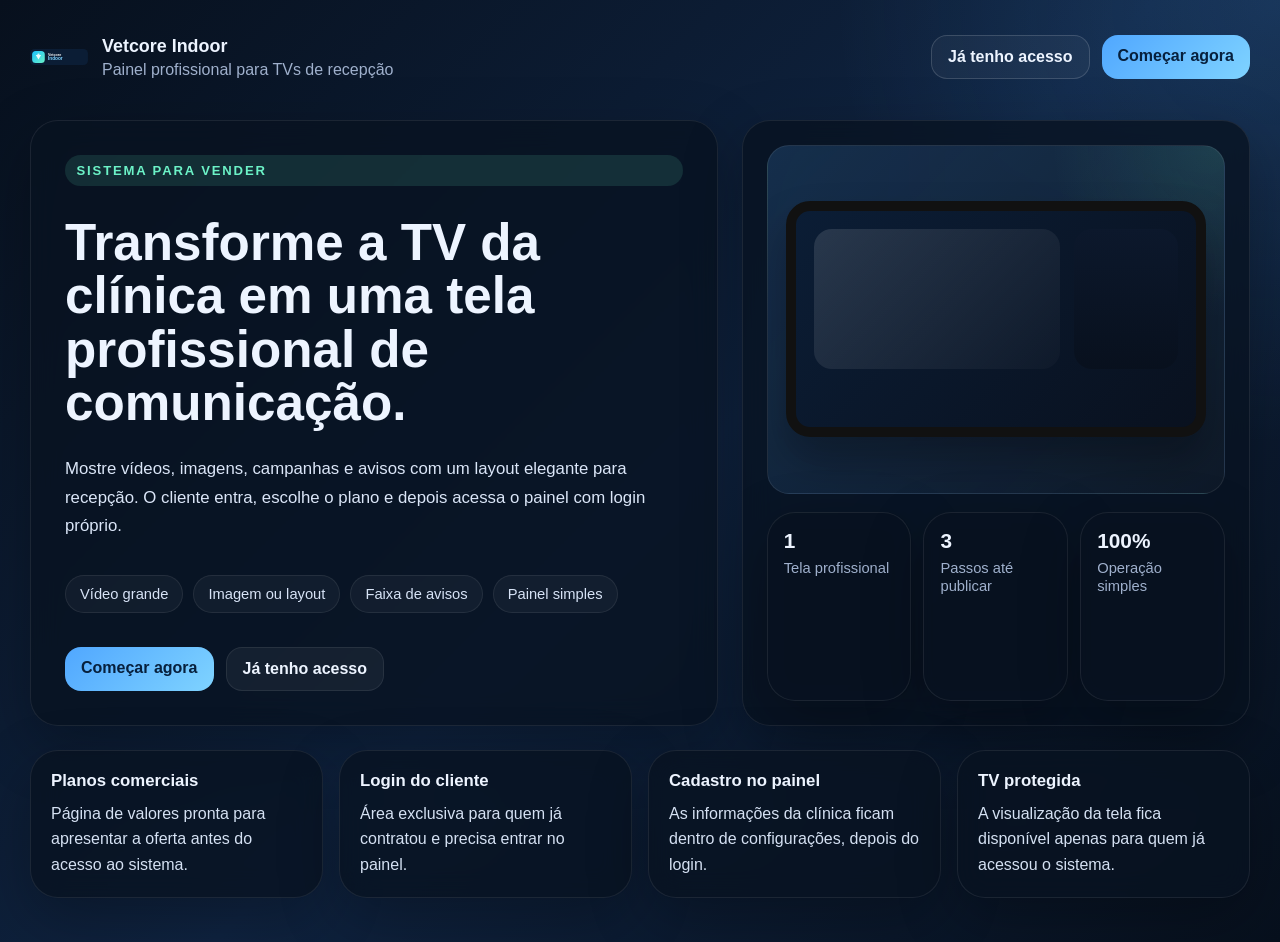
<file: index.html>
<!DOCTYPE html>
<html lang="pt-BR">
<head>
  <meta charset="UTF-8" />
  <meta name="viewport" content="width=device-width, initial-scale=1.0" />
  <title>Vetcore Indoor • Painel para recepção</title>
  <link rel="stylesheet" href="styles.css" />
</head>
<body class="marketing-body">
  <main class="marketing-shell">
    <nav class="marketing-nav">
      <div class="marketing-brand">
        <img src="assets/vetcore-indoor-logo.svg" alt="Vetcore Indoor" class="marketing-logo">
        <div>
          <h1>Vetcore Indoor</h1>
          <p>Painel profissional para TVs de recepção</p>
        </div>
      </div>

      <div class="nav-actions">
        <a class="outline-btn" href="login.html">Já tenho acesso</a>
        <a class="light-btn" href="planos.html">Começar agora</a>
      </div>
    </nav>

    <section class="hero-grid">
      <article class="hero-card">
        <div class="hero-kicker">Sistema para vender</div>
        <h2>Transforme a TV da clínica em uma tela profissional de comunicação.</h2>
        <p>
          Mostre vídeos, imagens, campanhas e avisos com um layout elegante para recepção.
          O cliente entra, escolhe o plano e depois acessa o painel com login próprio.
        </p>

        <div class="hero-pills">
          <span>Vídeo grande</span>
          <span>Imagem ou layout</span>
          <span>Faixa de avisos</span>
          <span>Painel simples</span>
        </div>

        <div class="hero-actions">
          <a class="light-btn" href="planos.html">Começar agora</a>
          <a class="dark-btn" href="login.html">Já tenho acesso</a>
        </div>
      </article>

      <aside class="pitch-card">
        <div class="pitch-visual">
          <div class="pitch-screen"></div>
        </div>

        <div class="pitch-stats">
          <div class="info-mini-card">
            <strong>1</strong>
            <span>Tela profissional</span>
          </div>
          <div class="info-mini-card">
            <strong>3</strong>
            <span>Passos até publicar</span>
          </div>
          <div class="info-mini-card">
            <strong>100%</strong>
            <span>Operação simples</span>
          </div>
        </div>
      </aside>
    </section>

    <section class="feature-grid">
      <article class="feature-card">
        <h3>Planos comerciais</h3>
        <p>Página de valores pronta para apresentar a oferta antes do acesso ao sistema.</p>
      </article>

      <article class="feature-card">
        <h3>Login do cliente</h3>
        <p>Área exclusiva para quem já contratou e precisa entrar no painel.</p>
      </article>

      <article class="feature-card">
        <h3>Cadastro no painel</h3>
        <p>As informações da clínica ficam dentro de configurações, depois do login.</p>
      </article>

      <article class="feature-card">
        <h3>TV protegida</h3>
        <p>A visualização da tela fica disponível apenas para quem já acessou o sistema.</p>
      </article>
    </section>
  </main>
</body>
</html>
</file>
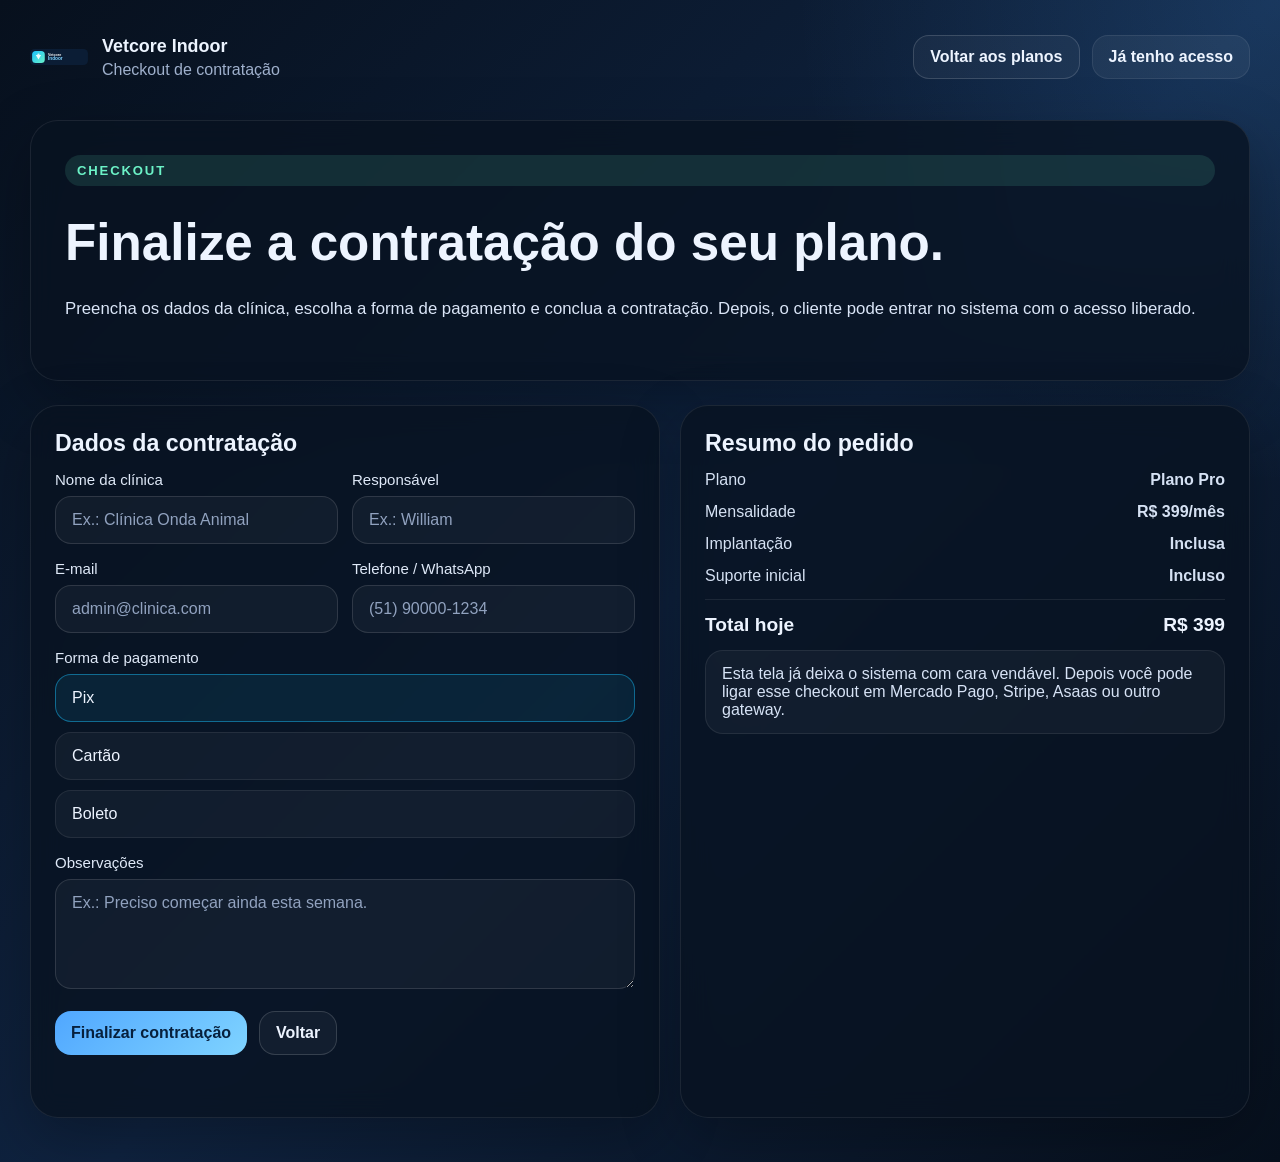
<file: checkout.html>
<!DOCTYPE html>
<html lang="pt-BR">
<head>
  <meta charset="UTF-8" />
  <meta name="viewport" content="width=device-width, initial-scale=1.0" />
  <title>Checkout • Vetcore Indoor</title>
  <link rel="stylesheet" href="styles.css" />
</head>
<body class="marketing-body">
  <main class="marketing-shell">
    <nav class="marketing-nav">
      <div class="marketing-brand">
        <img src="assets/vetcore-indoor-logo.svg" alt="Vetcore Indoor" class="marketing-logo">
        <div>
          <h1>Vetcore Indoor</h1>
          <p>Checkout de contratação</p>
        </div>
      </div>

      <div class="nav-actions">
        <a class="outline-btn" href="planos.html">Voltar aos planos</a>
        <a class="dark-btn" href="login.html">Já tenho acesso</a>
      </div>
    </nav>

    <section class="hero-card" style="margin-bottom:24px;">
      <div class="hero-kicker">Checkout</div>
      <h2>Finalize a contratação do seu plano.</h2>
      <p>
        Preencha os dados da clínica, escolha a forma de pagamento e conclua a contratação.
        Depois, o cliente pode entrar no sistema com o acesso liberado.
      </p>
    </section>

    <section id="checkoutWrap" class="checkout-grid">
      <article class="checkout-card">
        <h3>Dados da contratação</h3>
        <form id="checkoutForm" class="checkout-form">
          <div class="checkout-grid-2">
            <label>
              <span>Nome da clínica</span>
              <input type="text" id="clinicName" placeholder="Ex.: Clínica Onda Animal" required />
            </label>

            <label>
              <span>Responsável</span>
              <input type="text" id="ownerName" placeholder="Ex.: William" required />
            </label>
          </div>

          <div class="checkout-grid-2">
            <label>
              <span>E-mail</span>
              <input type="email" id="email" placeholder="admin@clinica.com" required />
            </label>

            <label>
              <span>Telefone / WhatsApp</span>
              <input type="text" id="phone" placeholder="(51) 90000-1234" required />
            </label>
          </div>

          <label>
            <span>Forma de pagamento</span>
            <div class="payment-options" id="paymentOptions">
              <div class="payment-option active" data-value="pix">Pix</div>
              <div class="payment-option" data-value="cartao">Cartão</div>
              <div class="payment-option" data-value="boleto">Boleto</div>
            </div>
            <input type="hidden" id="paymentMethod" value="pix" />
          </label>

          <label>
            <span>Observações</span>
            <textarea id="notes" rows="4" placeholder="Ex.: Preciso começar ainda esta semana."></textarea>
          </label>

          <div class="auth-actions">
            <button type="submit" class="light-btn">Finalizar contratação</button>
            <a class="outline-btn" href="planos.html">Voltar</a>
          </div>

          <div id="checkoutStatus" class="auth-status" aria-live="polite"></div>
        </form>
      </article>

      <aside class="checkout-card">
        <h3>Resumo do pedido</h3>
        <div class="order-box">
          <div class="order-row">
            <span>Plano</span>
            <strong id="summaryPlanName">Plano Pro</strong>
          </div>
          <div class="order-row">
            <span>Mensalidade</span>
            <strong id="summaryPlanPrice">R$ 399/mês</strong>
          </div>
          <div class="order-row">
            <span>Implantação</span>
            <strong>Inclusa</strong>
          </div>
          <div class="order-row">
            <span>Suporte inicial</span>
            <strong>Incluso</strong>
          </div>
          <div class="order-total">
            <span>Total hoje</span>
            <strong id="summaryTotal">R$ 399</strong>
          </div>

          <div class="demo-box">
            Esta tela já deixa o sistema com cara vendável. Depois você pode ligar esse checkout em Mercado Pago, Stripe, Asaas ou outro gateway.
          </div>
        </div>
      </aside>
    </section>

    <section id="successPanel" class="checkout-card success-panel">
      <div class="success-icon">✓</div>
      <h3>Contratação registrada com sucesso</h3>
      <p id="successText">
        Recebemos seu pedido. Agora você pode seguir para o login e entrar no painel.
      </p>
      <div class="auth-actions" style="justify-content:center;">
        <a class="light-btn" href="login.html">Ir para o login</a>
        <a class="outline-btn" href="index.html">Voltar ao início</a>
      </div>
    </section>
  </main>

  <script src="auth.js"></script>
  <script>
    const plans = {
      start: { name: 'Plano Start', priceLabel: 'R$ 299/mês', total: 'R$ 299' },
      pro: { name: 'Plano Pro', priceLabel: 'R$ 399/mês', total: 'R$ 399' },
      multi: { name: 'Plano Multi', priceLabel: 'Sob consulta', total: 'Sob consulta' }
    };

    const params = new URLSearchParams(window.location.search);
    const selected = params.get('plan') || 'pro';
    const plan = plans[selected] || plans.pro;

    document.getElementById('summaryPlanName').textContent = plan.name;
    document.getElementById('summaryPlanPrice').textContent = plan.priceLabel;
    document.getElementById('summaryTotal').textContent = plan.total;

    const paymentOptions = document.querySelectorAll('.payment-option');
    const paymentMethod = document.getElementById('paymentMethod');

    paymentOptions.forEach(option => {
      option.addEventListener('click', () => {
        paymentOptions.forEach(item => item.classList.remove('active'));
        option.classList.add('active');
        paymentMethod.value = option.dataset.value;
      });
    });

    const checkoutForm = document.getElementById('checkoutForm');
    const checkoutStatus = document.getElementById('checkoutStatus');
    const successPanel = document.getElementById('successPanel');
    const checkoutWrap = document.getElementById('checkoutWrap');
    const successText = document.getElementById('successText');

    checkoutForm.addEventListener('submit', (e) => {
      e.preventDefault();

      const payload = {
        plan: selected,
        planName: plan.name,
        clinicName: document.getElementById('clinicName').value.trim(),
        ownerName: document.getElementById('ownerName').value.trim(),
        email: document.getElementById('email').value.trim(),
        phone: document.getElementById('phone').value.trim(),
        paymentMethod: paymentMethod.value,
        notes: document.getElementById('notes').value.trim()
      };

      localStorage.setItem('vetcoreIndoorCheckoutLead', JSON.stringify(payload));
      if (window.TVReceptionAuth?.register) {
        window.TVReceptionAuth.register({
          clinicName: payload.clinicName,
          ownerName: payload.ownerName,
          email: payload.email,
          phone: payload.phone,
          password: '123456'
        });
      }

      checkoutStatus.textContent = 'Contratação registrada. Preparando seu acesso...';
      checkoutStatus.className = 'auth-status success';

      successText.textContent = 'Plano ' + plan.name + ' registrado para ' + payload.clinicName + '. O acesso inicial já pode ser feito no login.';
      checkoutWrap.style.display = 'none';
      successPanel.classList.add('show');
    });
  </script>
</body>
</html>
</file>
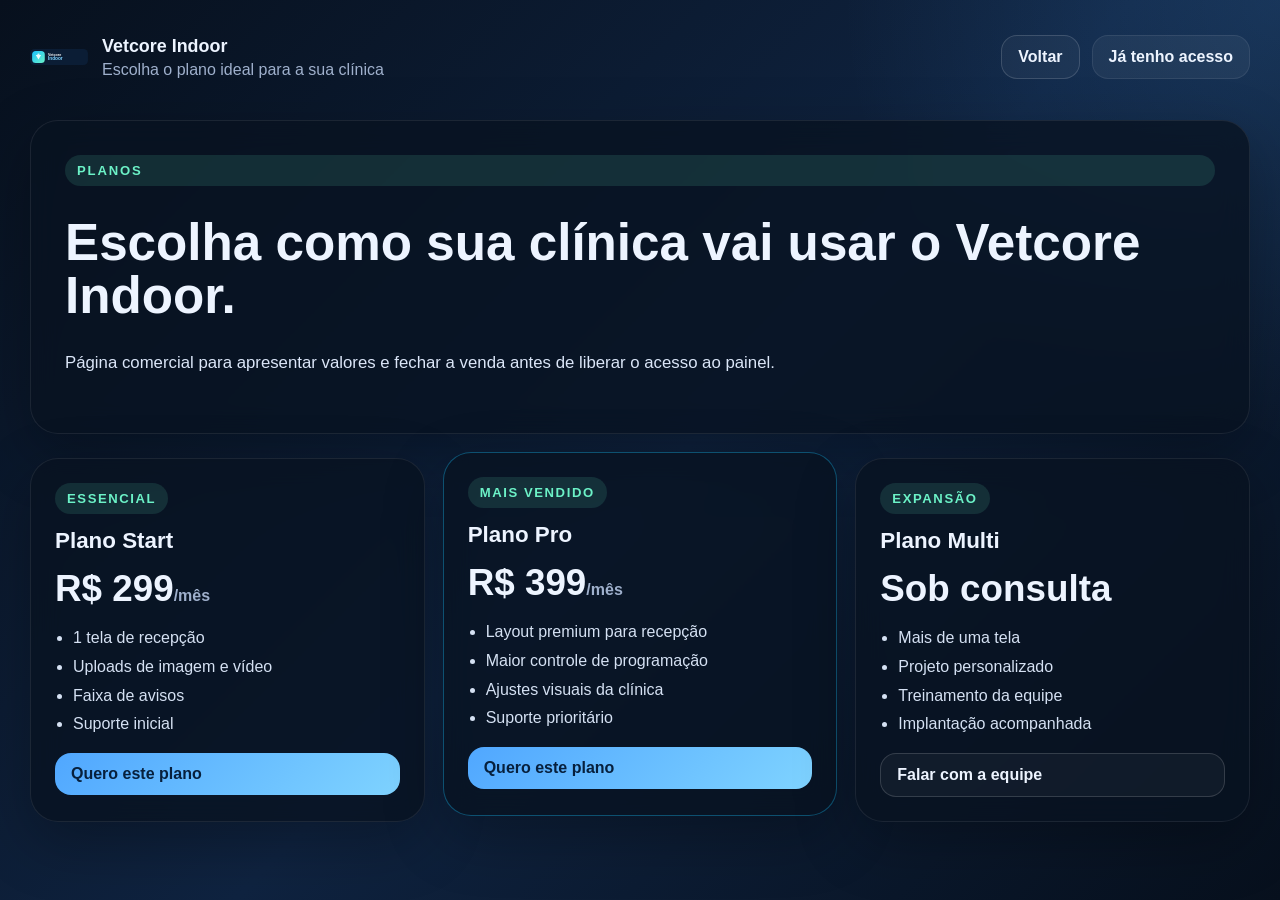
<file: planos.html>
<!DOCTYPE html>
<html lang="pt-BR">
<head>
  <meta charset="UTF-8" />
  <meta name="viewport" content="width=device-width, initial-scale=1.0" />
  <title>Planos • Vetcore Indoor</title>
  <link rel="stylesheet" href="styles.css" />
</head>
<body class="marketing-body">
  <main class="marketing-shell">
    <nav class="marketing-nav">
      <div class="marketing-brand">
        <img src="assets/vetcore-indoor-logo.svg" alt="Vetcore Indoor" class="marketing-logo">
        <div>
          <h1>Vetcore Indoor</h1>
          <p>Escolha o plano ideal para a sua clínica</p>
        </div>
      </div>

      <div class="nav-actions">
        <a class="outline-btn" href="index.html">Voltar</a>
        <a class="dark-btn" href="login.html">Já tenho acesso</a>
      </div>
    </nav>

    <section class="hero-card" style="margin-bottom:24px;">
      <div class="hero-kicker">Planos</div>
      <h2>Escolha como sua clínica vai usar o Vetcore Indoor.</h2>
      <p>
        Página comercial para apresentar valores e fechar a venda antes de liberar o acesso ao painel.
      </p>
    </section>

    <section class="pricing-grid">
      <article class="pricing-card">
        <div class="pricing-tag">Essencial</div>
        <h3>Plano Start</h3>
        <div class="pricing-value">R$ 299<span>/mês</span></div>
        <ul>
          <li>1 tela de recepção</li>
          <li>Uploads de imagem e vídeo</li>
          <li>Faixa de avisos</li>
          <li>Suporte inicial</li>
        </ul>
        <a class="light-btn" href="checkout.html?plan=start">Quero este plano</a>
      </article>

      <article class="pricing-card featured">
        <div class="pricing-tag">Mais vendido</div>
        <h3>Plano Pro</h3>
        <div class="pricing-value">R$ 399<span>/mês</span></div>
        <ul>
          <li>Layout premium para recepção</li>
          <li>Maior controle de programação</li>
          <li>Ajustes visuais da clínica</li>
          <li>Suporte prioritário</li>
        </ul>
        <a class="light-btn" href="checkout.html?plan=pro">Quero este plano</a>
      </article>

      <article class="pricing-card">
        <div class="pricing-tag">Expansão</div>
        <h3>Plano Multi</h3>
        <div class="pricing-value">Sob consulta</div>
        <ul>
          <li>Mais de uma tela</li>
          <li>Projeto personalizado</li>
          <li>Treinamento da equipe</li>
          <li>Implantação acompanhada</li>
        </ul>
        <a class="outline-btn" href="checkout.html?plan=multi">Falar com a equipe</a>
      </article>
    </section>
  </main>
</body>
</html>
</file>
<file: styles.css>
:root {
  --bg: #09111f;
  --bg-soft: rgba(255,255,255,0.06);
  --card: rgba(13, 24, 43, 0.85);
  --line: rgba(255,255,255,0.08);
  --text: #edf4ff;
  --muted: #9fb0cc;
  --primary: #50a7ff;
  --accent: #6cf2c7;
  --danger: #ff7575;
  --shadow: 0 20px 60px rgba(0,0,0,0.28);
  --radius: 24px;
}
* { box-sizing: border-box; }
html, body { margin: 0; padding: 0; font-family: Inter, Arial, sans-serif; color: var(--text); background: linear-gradient(135deg, #08101d 0%, #102444 100%); }
button, input, textarea, select { font: inherit; }
button { cursor: pointer; }
a { color: inherit; text-decoration: none; }

.admin-body { min-height: 100vh; }
.admin-shell { display: grid; grid-template-columns: 320px 1fr; min-height: 100vh; }
.sidebar {
  padding: 24px;
  border-right: 1px solid var(--line);
  background: rgba(5, 11, 23, 0.78);
  backdrop-filter: blur(16px);
  display: flex; flex-direction: column; justify-content: space-between; gap: 20px;
}
.brand-block { display: flex; align-items: center; gap: 16px; margin-bottom: 24px; }
.brand-mark {
  width: 60px; height: 60px; border-radius: 18px;
  display: grid; place-items: center; font-weight: 800;
  background: linear-gradient(135deg, var(--primary), var(--accent));
  color: #07203d; font-size: 1.3rem;
}
.brand-block h1 { margin: 0 0 4px; font-size: 1.15rem; }
.brand-block p, .sidebar-card p { margin: 0; color: var(--muted); line-height: 1.5; }
.sidebar-card {
  border: 1px solid var(--line); background: var(--bg-soft);
  border-radius: 20px; padding: 18px; margin-bottom: 16px;
}
.sidebar-card h2 { margin: 0 0 12px; font-size: 0.98rem; }
.sidebar-link, .ghost-btn {
  width: 100%; display: block; margin-top: 10px; text-align: left;
  padding: 12px 14px; border-radius: 14px; border: 1px solid var(--line);
  background: rgba(255,255,255,0.03); color: var(--text);
}
.file-label { cursor: pointer; }
.small-text { font-size: 0.92rem; }

.content-area { padding: 26px; }
.topbar { display: flex; justify-content: space-between; align-items: center; gap: 20px; margin-bottom: 20px; }
.topbar h2 { margin: 0 0 6px; font-size: 1.8rem; }
.topbar p { margin: 0; color: var(--muted); }
.card {
  background: var(--card); border: 1px solid var(--line); border-radius: var(--radius);
  box-shadow: var(--shadow); padding: 22px; margin-bottom: 20px; backdrop-filter: blur(10px);
}
.card-header { display: flex; justify-content: space-between; align-items: center; gap: 12px; margin-bottom: 18px; }
.card-header h3 { margin: 0; font-size: 1.1rem; }
.status-badge, .muted-pill {
  padding: 8px 12px; border-radius: 999px; font-size: 0.85rem;
  border: 1px solid var(--line); background: rgba(255,255,255,0.05); color: var(--muted);
}
.content-form label { display: flex; flex-direction: column; gap: 8px; }
.content-form span { color: #dfe9f8; font-size: 0.95rem; }
.grid { display: grid; gap: 16px; margin-bottom: 16px; }
.two-col { grid-template-columns: repeat(2, minmax(0,1fr)); }
.three-col { grid-template-columns: 1fr 1fr 180px; }
input[type="text"], input[type="number"], textarea, select, input[type="file"] {
  width: 100%; border-radius: 16px; border: 1px solid rgba(255,255,255,0.12);
  background: rgba(255,255,255,0.04); color: var(--text); padding: 14px 16px;
}
textarea { resize: vertical; min-height: 110px; }
input::placeholder, textarea::placeholder { color: #91a2bf; }
.toggle-row { justify-content: end; align-items: center; }
.toggle-row input { width: 24px; height: 24px; }
.preview-grid { display: grid; grid-template-columns: repeat(2, minmax(0,1fr)); gap: 16px; margin-top: 10px; }
.preview-card { border: 1px solid var(--line); border-radius: 20px; padding: 16px; background: rgba(255,255,255,0.03); }
.preview-card h4 { margin: 0 0 12px; }
.preview-box {
  min-height: 180px; border-radius: 18px; border: 1px dashed rgba(255,255,255,0.18);
  display: flex; align-items: center; justify-content: center; overflow: hidden; background: rgba(0,0,0,0.22);
}
.preview-box img, .preview-box video { width: 100%; height: 220px; object-fit: cover; }
.empty-state { color: var(--muted); text-align: center; padding: 20px; }
.form-actions { display: flex; gap: 12px; margin-top: 18px; }
.primary-btn, .secondary-btn {
  border: none; border-radius: 16px; padding: 14px 18px; font-weight: 700;
}
.primary-btn { background: linear-gradient(135deg, var(--primary), #7fd3ff); color: #07203d; }
.secondary-btn { background: rgba(255,255,255,0.08); color: var(--text); border: 1px solid var(--line); }
.items-list { display: grid; gap: 14px; }
.item-row {
  display: grid; grid-template-columns: 110px 1fr auto; gap: 16px; align-items: center;
  border: 1px solid var(--line); background: rgba(255,255,255,0.03); border-radius: 20px; padding: 14px;
}
.thumb {
  width: 110px; height: 80px; border-radius: 16px; background: rgba(0,0,0,0.3); overflow: hidden; display: flex; align-items: center; justify-content: center;
}
.thumb img, .thumb video { width: 100%; height: 100%; object-fit: cover; }
.item-meta h4 { margin: 0 0 6px; }
.item-meta p { margin: 0; color: var(--muted); line-height: 1.45; }
.item-tags { display: flex; gap: 8px; flex-wrap: wrap; margin-top: 10px; }
.tag {
  border: 1px solid var(--line); border-radius: 999px; padding: 6px 10px; font-size: 0.82rem; color: var(--muted);
}
.item-actions { display: flex; gap: 10px; flex-wrap: wrap; }
.icon-btn {
  border: 1px solid var(--line); background: rgba(255,255,255,0.05); color: var(--text);
  border-radius: 14px; padding: 10px 12px;
}
.icon-btn.danger { color: #ffd0d0; border-color: rgba(255,117,117,0.3); background: rgba(255,117,117,0.08); }

.tv-body, .tv-shell { width: 100vw; height: 100vh; overflow: hidden; }
.tv-shell {
  position: relative; background: radial-gradient(circle at top right, rgba(80,167,255,0.15), transparent 30%),
  linear-gradient(135deg, #03070d 0%, #0b1c33 50%, #07111f 100%);
}
.player { width: 100%; height: 100%; position: relative; }
.slide {
  position: absolute; inset: 0; padding: 70px 70px 90px; display: grid; grid-template-columns: minmax(0, 1.65fr) minmax(360px, 0.75fr); gap: 28px; align-items: stretch;
  opacity: 0; transform: scale(1.02); transition: opacity 0.8s ease, transform 0.8s ease;
}
.slide.active { opacity: 1; transform: scale(1); }
.slide-media, .slide-layout {
  width: 100%; height: 100%; min-height: calc(100vh - 190px); border-radius: 34px; overflow: hidden;
  background: rgba(255,255,255,0.05); border: 1px solid rgba(255,255,255,0.08); box-shadow: var(--shadow);
}
.slide-media img, .slide-media video { width: 100%; height: 100%; object-fit: cover; }
.slide-info {
  display: flex; flex-direction: column; justify-content: space-between; gap: 18px;
  padding: 28px; border-radius: 30px; border: 1px solid rgba(255,255,255,0.08);
  background: linear-gradient(180deg, rgba(12,24,44,0.92), rgba(8,16,29,0.88));
  box-shadow: var(--shadow); min-height: calc(100vh - 190px);
}
.slide-info-top { display: flex; flex-direction: column; gap: 18px; }
.slide-info-bottom { display: grid; gap: 14px; }
.info-card {
  border: 1px solid rgba(255,255,255,0.08); border-radius: 20px; padding: 16px 18px;
  background: rgba(255,255,255,0.04);
}
.info-card-label {
  color: var(--muted); text-transform: uppercase; letter-spacing: 0.12em; font-size: 0.72rem; font-weight: 700; margin-bottom: 8px;
}
.info-card strong { display: block; font-size: 1.02rem; line-height: 1.35; }
.info-card span { color: #d5e3f7; line-height: 1.5; display: block; }
.kicker { color: var(--accent); text-transform: uppercase; letter-spacing: 0.18em; font-size: 0.78rem; font-weight: 700; }
.slide-info h2 { margin: 0; font-size: clamp(2rem, 4vw, 4.2rem); line-height: 1.05; }
.slide-info p { margin: 0; color: #d5e3f7; font-size: clamp(1rem, 1.7vw, 1.5rem); line-height: 1.5; }
.cta-pill {
  display: inline-flex; align-items: center; width: fit-content; padding: 14px 20px;
  border-radius: 999px; background: linear-gradient(135deg, var(--primary), var(--accent)); color: #041321; font-weight: 800;
}
.meta-grid { display: grid; gap: 14px; }
.layout-box {
  width: 100%; height: 100%; padding: 46px; display: flex; flex-direction: column; justify-content: space-between;
  background: linear-gradient(135deg, rgba(80,167,255,0.14), rgba(108,242,199,0.08));
}
.layout-logo { max-width: 220px; max-height: 90px; object-fit: contain; }
.layout-box h3 { margin: 0; font-size: clamp(2rem, 4vw, 4.4rem); line-height: 1.04; }
.layout-box p { margin: 0; font-size: clamp(1rem, 1.5vw, 1.4rem); line-height: 1.5; color: #dbe8fb; }
.tv-overlay-top, .tv-overlay-bottom {
  position: absolute; left: 0; right: 0; z-index: 3; display: flex; justify-content: space-between; align-items: center;
  padding: 22px 28px;
}
.tv-overlay-top { top: 0; background: linear-gradient(180deg, rgba(0,0,0,0.5), transparent); }
.tv-overlay-bottom { bottom: 0; gap: 20px; background: linear-gradient(0deg, rgba(0,0,0,0.68), transparent); }
.tv-title { font-size: 1rem; font-weight: 800; }
.tv-top-brand .tv-title { white-space: nowrap; }
.tv-subtitle, .tv-footer-note { color: #c4d3eb; font-size: 0.92rem; }
.tv-clock { font-size: 1.5rem; font-weight: 800; }
.ticker { overflow: hidden; white-space: nowrap; flex: 1; }
.ticker span { display: inline-block; padding-left: 100%; animation: ticker 18s linear infinite; color: #dce9fb; }
@keyframes ticker { from { transform: translateX(0); } to { transform: translateX(-100%); } }

.empty-player {
  position: absolute; inset: 0; display: grid; place-items: center; text-align: center; padding: 30px;
}
.empty-player-card {
  max-width: 760px; padding: 34px; border-radius: 34px; background: rgba(255,255,255,0.05); border: 1px solid rgba(255,255,255,0.08);
}
.empty-player-card h2 { margin-top: 0; font-size: 2.4rem; }
.empty-player-card p { color: #d3e0f5; font-size: 1.15rem; line-height: 1.6; }

@media (max-width: 1100px) {
  .admin-shell { grid-template-columns: 1fr; }
  .sidebar { border-right: none; border-bottom: 1px solid var(--line); }
  .two-col, .three-col, .preview-grid { grid-template-columns: 1fr; }
  .slide { grid-template-columns: 1fr; padding: 84px 28px 92px; }
  .slide-media, .slide-layout, .slide-info { min-height: auto; }
}


.tv-settings-card textarea#customCss { min-height: 140px; font-family: Consolas, monospace; }
.tv-grid-contacts { grid-template-columns: repeat(3, minmax(0,1fr)); }

.slide {
  position: absolute; inset: 0; padding: 70px 56px 92px;
  display: grid; grid-template-columns: minmax(0, 1.8fr) minmax(320px, 0.8fr);
  gap: 24px; align-items: stretch;
  opacity: 0; transform: scale(1.02); transition: opacity 0.8s ease, transform 0.8s ease;
}
.slide-media, .slide-layout {
  width: 100%; height: 100%; min-height: calc(100vh - 194px); border-radius: 34px; overflow: hidden;
  background: rgba(255,255,255,0.05); border: 1px solid rgba(255,255,255,0.08); box-shadow: var(--shadow);
}
.client-sidebar {
  display: grid; grid-template-rows: auto auto auto 1fr; gap: 16px;
  min-height: calc(100vh - 194px);
}
.client-side-card {
  border-radius: 28px; border: 1px solid rgba(255,255,255,0.08);
  background: linear-gradient(180deg, rgba(12,24,44,0.94), rgba(8,16,29,0.92));
  box-shadow: var(--shadow); padding: 22px; overflow: hidden;
}
.hero-card { display: grid; gap: 12px; align-content: start; }
.hero-card.no-logo { padding-top: 28px; }
.client-side-logo {
  max-width: 170px; max-height: 88px; object-fit: contain;
  background: rgba(255,255,255,0.98); border-radius: 18px; padding: 10px;
}
.client-side-badge {
  width: 64px; height: 64px; border-radius: 18px; display: grid; place-items: center;
  background: linear-gradient(135deg, var(--primary), var(--accent)); color: #07203d; font-weight: 800;
}
.client-side-label {
  color: var(--accent); text-transform: uppercase; letter-spacing: 0.15em; font-size: 0.72rem; font-weight: 800;
}
.client-side-card h2 { margin: 0; font-size: clamp(1.4rem, 2vw, 2.1rem); line-height: 1.1; }
.client-side-card p, .client-side-small, .contact-line { color: #d7e4f8; line-height: 1.5; }
.client-highlight { display: block; font-size: 1.18rem; margin-bottom: 8px; }
.social-grid { display: grid; gap: 10px; margin-top: 14px; }
.social-pill {
  border: 1px solid rgba(255,255,255,0.08); border-radius: 999px; padding: 10px 14px;
  background: rgba(255,255,255,0.04); color: #eaf2ff;
}
.qr-card { text-align: center; }
.qr-image {
  width: min(100%, 190px); aspect-ratio: 1/1; object-fit: contain;
  border-radius: 20px; background: #fff; padding: 10px; margin: 10px auto 12px; display: block;
}
.tv-footer-note {
  min-width: 170px;
  font-weight: 700;
}
.news-ticker {
  flex: 1;
  height: 56px;
  display: flex;
  align-items: center;
  overflow: hidden;
  border-radius: 18px;
  border: 1px solid rgba(255,255,255,0.1);
  background: linear-gradient(90deg, rgba(6,18,36,0.92), rgba(10,27,52,0.92));
  box-shadow: inset 0 1px 0 rgba(255,255,255,0.04);
}
.news-badge {
  flex: 0 0 auto;
  height: 100%;
  display: flex;
  align-items: center;
  justify-content: center;
  min-width: 140px;
  padding: 0 20px;
  font-size: 0.88rem;
  font-weight: 900;
  letter-spacing: 0.14em;
  text-transform: uppercase;
  color: #041321;
  background: linear-gradient(135deg, var(--primary), var(--accent));
}
.news-track {
  position: relative;
  flex: 1;
  overflow: hidden;
  white-space: nowrap;
}
.news-track span {
  display: inline-block;
  padding-left: 100%;
  animation: ticker 24s linear infinite;
  color: #e9f2ff;
  font-size: 1rem;
  font-weight: 600;
}
body[data-news-preset="highlight"] .news-badge {
  background: linear-gradient(135deg, #19c2ff, #6cf2c7);
}
body[data-news-preset="highlight"] .news-ticker {
  background: linear-gradient(90deg, rgba(8,20,38,0.96), rgba(13,42,74,0.96));
  border-color: rgba(25,194,255,0.28);
}
body[data-news-preset="breaking"] .news-badge {
  background: linear-gradient(135deg, #ff7676, #ffb36b);
  color: #2a0505;
}
body[data-news-preset="breaking"] .news-ticker {
  background: linear-gradient(90deg, rgba(45,8,8,0.96), rgba(74,16,16,0.96));
  border-color: rgba(255,118,118,0.32);
}
body[data-news-preset="clean"] .news-badge {
  background: linear-gradient(135deg, var(--primary), var(--accent));
}
body[data-news-preset="clean"] .news-ticker {
  background: linear-gradient(90deg, rgba(6,18,36,0.92), rgba(10,27,52,0.92));
}

@media (max-width: 1100px) {
  .tv-grid-contacts { grid-template-columns: 1fr; }
  .slide { grid-template-columns: 1fr; padding: 84px 28px 92px; }
  .client-sidebar, .slide-media, .slide-layout { min-height: auto; }
}


.tv-top-brand {
  display: flex;
  align-items: center;
  gap: 14px;
  min-width: 0;
}
.tv-top-logo-wrap {
  width: 64px;
  height: 64px;
  border-radius: 18px;
  background: rgba(255,255,255,0.96);
  display: flex;
  align-items: center;
  justify-content: center;
  padding: 8px;
  box-shadow: 0 12px 30px rgba(0,0,0,0.22);
  flex: 0 0 auto;
}
.tv-top-logo {
  width: 100%;
  height: 100%;
  object-fit: contain;
  display: block;
}
.toast {
  position: fixed;
  right: 24px;
  bottom: 24px;
  z-index: 9999;
  min-width: 260px;
  max-width: 420px;
  padding: 14px 16px;
  border-radius: 16px;
  color: #f4f8ff;
  background: rgba(7, 18, 34, 0.96);
  border: 1px solid rgba(255,255,255,0.12);
  box-shadow: 0 16px 40px rgba(0,0,0,0.35);
  opacity: 0;
  transform: translateY(12px);
  pointer-events: none;
  transition: opacity .25s ease, transform .25s ease;
}
.toast.show {
  opacity: 1;
  transform: translateY(0);
}
.toast.error {
  border-color: rgba(255,117,117,0.34);
}



/* ===== TV FIXA ===== */
html, body.tv-fixed-body { width: 100%; height: 100%; }
body.tv-fixed-body {
  margin: 0;
  overflow: hidden;
  background:
    radial-gradient(circle at top left, rgba(34, 194, 255, 0.16), transparent 24%),
    radial-gradient(circle at top right, rgba(82, 242, 184, 0.14), transparent 28%),
    linear-gradient(180deg, #0a1a2b 0%, #081726 100%);
  color: #f5f8fc;
  font-family: Arial, Helvetica, sans-serif;
}
.tv-fixed-body * { box-sizing: border-box; }
.tv-header {
  height: 88px;
  padding: 16px 26px 10px;
  display: flex;
  align-items: center;
  justify-content: space-between;
}
.tv-header-left {
  display: flex;
  align-items: center;
  gap: 14px;
  min-width: 0;
}
.tv-logo {
  width: auto;
  height: 46px;
  object-fit: contain;
  display: block;
  flex: 0 0 auto;
}
.tv-clinic-name {
  font-size: 30px;
  line-height: 1;
  font-weight: 700;
  letter-spacing: -0.02em;
}
.tv-clinic-subtitle {
  margin-top: 6px;
  font-size: 14px;
  color: rgba(245,248,252,.72);
}
.tv-time-wrap {
  text-align: right;
  flex: 0 0 auto;
}
.tv-date {
  font-size: 15px;
  color: rgba(245,248,252,.72);
  margin-bottom: 2px;
}
.tv-time {
  font-size: 34px;
  font-weight: 700;
  line-height: 1;
}
.tv-layout {
  height: calc(100vh - 88px - 72px);
  padding: 0 26px 84px;
  display: grid;
  grid-template-columns: minmax(0, 2.65fr) minmax(300px, 0.95fr);
  gap: 28px;
}
.tv-media-panel { min-width: 0; display:flex; flex-direction:column; min-height:0; }
.tv-media-frame {
  width: 100%;
  flex:1;
  min-height: 0;
  border-radius: 28px;
  overflow: hidden;
  background: #000;
  border: 1px solid rgba(255, 255, 255, 0.06);
  box-shadow: 0 18px 40px rgba(0, 0, 0, 0.25);
  position: relative;
}
.main-media {
  width: 100%;
  height: 100%;
  object-fit: cover;
  display: block;
}
.is-hidden { display:none; }
.tv-agendamento {
  width: 100%;
  padding: 12px 6px 0;
  display: flex;
  align-items: center;
  gap: 12px;
  font-size: 18px;
  letter-spacing: .3px;
  color: #fff;
}
.tv-agendamento-label {
  color: #52f2b8;
  font-weight: 700;
  flex: 0 0 auto;
}
.tv-agendamento-numeros {
  opacity: .95;
  white-space: nowrap;
  overflow: hidden;
  text-overflow: ellipsis;
}
.tv-side {
  display: flex;
  flex-direction: column;
  gap: 26px;
  padding: 24px 22px;
  border-radius: 28px;
  background: rgba(255,255,255,0.03);
  border: 1px solid rgba(255,255,255,0.06);
  box-shadow: 0 18px 40px rgba(0,0,0,.18);
}
.tv-block { margin: 0; padding-bottom: 18px; border-bottom: 1px solid rgba(255,255,255,.10); }
.tv-block:last-child { border-bottom: 0; padding-bottom: 0; }
.tv-block-title {
  color: #52f2b8;
  font-size: 13px;
  font-weight: 800;
  letter-spacing: .16em;
  margin-bottom: 12px;
}
.tv-block-text {
  font-size: 24px;
  line-height: 1.18;
  font-weight: 700;
  margin-bottom: 14px;
}
.tv-contact {
  font-size: 18px;
  line-height: 1.55;
  color: #f5f8fc;
}
.news-bar {
  position: fixed;
  left: 0; right: 0; bottom: 0;
  height: 60px;
  background: #0a1a2f;
  border-top: 1px solid rgba(255,255,255,.08);
  display: flex;
  align-items: center;
  z-index: 20;
}
.news-label {
  height: 100%;
  display:flex;
  align-items:center;
  background: linear-gradient(90deg, #22c2ff, #52f2b8);
  color:#04111f;
  font-weight: 900;
  padding: 0 24px;
  letter-spacing: .14em;
}
.news-wrapper { flex:1; overflow:hidden; position:relative; }
.news-content {
  white-space: nowrap;
  display:inline-block;
  padding-left:100%;
  animation: tvTicker 30s linear infinite;
  font-size: 22px;
  font-weight: 600;
  line-height:60px;
}
@keyframes tvTicker { from { transform: translateX(0); } to { transform: translateX(-100%); } }
body[data-news-preset="highlight"] .news-bar { background: #0b1f38; border-top-color: rgba(82,242,184,.35); }
body[data-news-preset="breaking"] .news-bar { background: #320707; border-top-color: rgba(255,117,117,.5); }
body[data-news-preset="breaking"] .news-label { background: linear-gradient(90deg, #ff7575, #ff9b6a); color: #250606; }

.grid.one-col { grid-template-columns: 1fr; }
.preview-grid.single-preview { grid-template-columns: 1fr; }


/* ===== PÁGINAS COMERCIAIS / LOGIN ===== */
.marketing-body {
  min-height: 100vh;
  background:
    radial-gradient(circle at top right, rgba(80,167,255,0.16), transparent 28%),
    linear-gradient(135deg, #07101d 0%, #0f2340 52%, #07101d 100%);
  color: var(--text);
}
.marketing-shell {
  width: min(1220px, calc(100% - 48px));
  margin: 0 auto;
  padding: 28px 0 44px;
}
.marketing-nav {
  display: flex;
  justify-content: space-between;
  align-items: center;
  gap: 18px;
  margin-bottom: 34px;
}
.marketing-brand {
  display: flex;
  align-items: center;
  gap: 14px;
}
.marketing-brand .brand-mark {
  width: 54px;
  height: 54px;
  border-radius: 16px;
  font-size: 1.1rem;
}
.marketing-brand h1 {
  margin: 0;
  font-size: 1.12rem;
}
.marketing-brand p {
  margin: 4px 0 0;
  color: var(--muted);
}
.nav-actions {
  display: flex;
  gap: 12px;
  flex-wrap: wrap;
}
.outline-btn,
.light-btn,
.dark-btn {
  border-radius: 16px;
  padding: 12px 16px;
  font-weight: 700;
}
.outline-btn {
  border: 1px solid rgba(255,255,255,0.15);
  color: var(--text);
  background: rgba(255,255,255,0.04);
}
.light-btn {
  border: none;
  color: #07203d;
  background: linear-gradient(135deg, var(--primary), #7fd3ff);
}
.dark-btn {
  border: 1px solid rgba(255,255,255,0.08);
  color: var(--text);
  background: rgba(255,255,255,0.05);
}
.hero-grid {
  display: grid;
  grid-template-columns: 1.15fr 0.85fr;
  gap: 24px;
  align-items: stretch;
}
.hero-card,
.pitch-card,
.feature-card,
.info-mini-card,
.auth-card,
.auth-side-card {
  border: 1px solid rgba(255,255,255,0.08);
  background: rgba(8, 18, 33, 0.78);
  backdrop-filter: blur(14px);
  border-radius: 28px;
  box-shadow: var(--shadow);
}
.hero-card {
  padding: 34px;
}
.hero-kicker {
  display: inline-flex;
  padding: 8px 12px;
  border-radius: 999px;
  background: rgba(108,242,199,0.12);
  color: var(--accent);
  font-size: 0.82rem;
  text-transform: uppercase;
  letter-spacing: 0.14em;
  font-weight: 800;
  margin-bottom: 18px;
}
.hero-card h2 {
  margin: 0 0 14px;
  font-size: clamp(2.2rem, 4vw, 4rem);
  line-height: 1.04;
}
.hero-card p {
  margin: 0 0 22px;
  color: #dbe6f8;
  line-height: 1.7;
  font-size: 1.05rem;
}
.hero-pills {
  display: flex;
  gap: 10px;
  flex-wrap: wrap;
  margin-bottom: 22px;
}
.hero-pills span {
  border: 1px solid rgba(255,255,255,0.08);
  background: rgba(255,255,255,0.04);
  color: #d7e3f6;
  border-radius: 999px;
  padding: 10px 14px;
  font-size: 0.92rem;
}
.hero-actions {
  display: flex;
  gap: 12px;
  flex-wrap: wrap;
}
.pitch-card {
  padding: 24px;
  display: grid;
  gap: 18px;
}
.pitch-visual {
  min-height: 260px;
  border-radius: 22px;
  background:
    radial-gradient(circle at top right, rgba(108,242,199,0.12), transparent 30%),
    linear-gradient(135deg, rgba(80,167,255,0.18), rgba(255,255,255,0.03));
  border: 1px solid rgba(255,255,255,0.08);
  display: grid;
  place-items: center;
  overflow: hidden;
}
.pitch-screen {
  width: 92%;
  aspect-ratio: 16 / 9;
  border-radius: 24px;
  border: 10px solid #111;
  background: linear-gradient(135deg, #0b1d35, #09111f);
  position: relative;
  box-shadow: 0 24px 40px rgba(0,0,0,0.28);
}
.pitch-screen::before {
  content: '';
  position: absolute;
  inset: 18px 34% 58px 18px;
  border-radius: 18px;
  background: linear-gradient(135deg, rgba(255,255,255,0.12), rgba(255,255,255,0.02));
}
.pitch-screen::after {
  content: '';
  position: absolute;
  top: 18px;
  right: 18px;
  bottom: 58px;
  width: 26%;
  border-radius: 18px;
  background: linear-gradient(180deg, rgba(12,24,44,0.95), rgba(8,16,29,0.92));
}
.pitch-stats {
  display: grid;
  grid-template-columns: repeat(3, minmax(0, 1fr));
  gap: 12px;
}
.info-mini-card {
  padding: 16px;
}
.info-mini-card strong {
  display: block;
  font-size: 1.3rem;
  margin-bottom: 6px;
}
.info-mini-card span {
  color: var(--muted);
  font-size: 0.92rem;
}
.feature-grid {
  display: grid;
  grid-template-columns: repeat(4, minmax(0,1fr));
  gap: 16px;
  margin-top: 24px;
}
.feature-card {
  padding: 20px;
}
.feature-card h3 {
  margin: 0 0 10px;
  font-size: 1.05rem;
}
.feature-card p {
  margin: 0;
  color: #d5e1f3;
  line-height: 1.6;
}
.auth-body {
  min-height: 100vh;
  background:
    radial-gradient(circle at top right, rgba(80,167,255,0.16), transparent 28%),
    linear-gradient(135deg, #07101d 0%, #0f2340 52%, #07101d 100%);
  color: var(--text);
}
.auth-shell {
  width: min(1180px, calc(100% - 40px));
  min-height: 100vh;
  margin: 0 auto;
  display: grid;
  grid-template-columns: 0.95fr 1.05fr;
  gap: 24px;
  align-items: center;
  padding: 28px 0;
}
.auth-side-card {
  padding: 34px;
  display: grid;
  gap: 18px;
}
.auth-side-card h2 {
  margin: 0;
  font-size: clamp(2rem, 4vw, 3.6rem);
  line-height: 1.05;
}
.auth-side-card p {
  margin: 0;
  color: #d4e0f4;
  line-height: 1.7;
}
.auth-bullets {
  display: grid;
  gap: 12px;
}
.auth-bullets div {
  border-radius: 18px;
  background: rgba(255,255,255,0.04);
  border: 1px solid rgba(255,255,255,0.08);
  padding: 14px 16px;
}
.auth-card {
  padding: 28px;
}
.auth-card.compact {
  max-width: 560px;
  justify-self: end;
  width: 100%;
}
.auth-card h1 {
  margin: 0 0 6px;
  font-size: 2rem;
}
.auth-card > p {
  margin: 0 0 22px;
  color: var(--muted);
}
.auth-form {
  display: grid;
  gap: 16px;
}
.auth-grid {
  display: grid;
  grid-template-columns: repeat(2, minmax(0,1fr));
  gap: 14px;
}
.auth-form label {
  display: flex;
  flex-direction: column;
  gap: 8px;
}
.auth-form label span {
  font-size: 0.94rem;
  color: #dfe9f8;
}
.auth-form input, .auth-form textarea {
  width: 100%;
  border-radius: 16px;
  border: 1px solid rgba(255,255,255,0.12);
  background: rgba(255,255,255,0.04);
  color: var(--text);
  padding: 14px 16px;
}
.auth-form input::placeholder, .auth-form textarea::placeholder {
  color: #91a2bf;
}
.auth-row-between {
  display: flex;
  justify-content: space-between;
  align-items: center;
  gap: 14px;
  flex-wrap: wrap;
}
.inline-link {
  color: #9dd4ff;
  font-weight: 700;
}
.auth-actions {
  display: flex;
  gap: 12px;
  flex-wrap: wrap;
  margin-top: 6px;
}
.auth-status {
  min-height: 22px;
  font-size: 0.95rem;
}
.auth-status.success { color: #86efac; }
.auth-status.error { color: #fda4af; }
.auth-status.info { color: #9dd4ff; }
.demo-box {
  border-radius: 18px;
  background: rgba(255,255,255,0.04);
  border: 1px solid rgba(255,255,255,0.08);
  padding: 14px 16px;
  color: #d7e3f6;
}
.topbar-actions {
  display: flex;
  gap: 10px;
  align-items: center;
}
.topbar-clinic {
  border-radius: 999px;
  border: 1px solid var(--line);
  background: rgba(255,255,255,0.04);
  padding: 10px 14px;
  color: #dce8fa;
  font-size: 0.92rem;
}
@media (max-width: 980px) {
  .hero-grid,
  .auth-shell,
  .feature-grid {
    grid-template-columns: 1fr;
  }
  .pitch-stats,
  .auth-grid {
    grid-template-columns: 1fr;
  }
  .auth-card.compact {
    justify-self: stretch;
    max-width: none;
  }
}

.marketing-logo {
  width: 58px;
  height: 58px;
  object-fit: contain;
  border-radius: 16px;
}
.pricing-grid {
  display: grid;
  grid-template-columns: repeat(3, minmax(0,1fr));
  gap: 18px;
}
.pricing-card {
  border: 1px solid rgba(255,255,255,0.08);
  background: rgba(8, 18, 33, 0.78);
  backdrop-filter: blur(14px);
  border-radius: 28px;
  box-shadow: var(--shadow);
  padding: 24px;
  display: grid;
  align-content: start;
  gap: 14px;
}
.pricing-card.featured {
  transform: translateY(-6px);
  border-color: rgba(25,194,255,0.35);
}
.pricing-tag {
  display: inline-flex;
  width: fit-content;
  padding: 8px 12px;
  border-radius: 999px;
  background: rgba(108,242,199,0.12);
  color: var(--accent);
  font-size: 0.82rem;
  text-transform: uppercase;
  letter-spacing: 0.12em;
  font-weight: 800;
}
.pricing-card h3 {
  margin: 0;
  font-size: 1.4rem;
}
.pricing-value {
  font-size: 2.3rem;
  font-weight: 800;
}
.pricing-value span {
  font-size: 1rem;
  color: var(--muted);
  font-weight: 600;
}
.pricing-card ul {
  margin: 0;
  padding-left: 18px;
  color: #d5e1f3;
  line-height: 1.8;
}
@media (max-width: 980px) {
  .pricing-grid {
    grid-template-columns: 1fr;
  }
}


/* ===== AJUSTE DE VÍDEO / AUTOPLAY ===== */
.tv-media-frame {
  position: relative;
}
.video-autoplay-notice {
  position: absolute;
  left: 24px;
  bottom: 24px;
  z-index: 4;
  border: none;
  border-radius: 999px;
  padding: 14px 18px;
  font-weight: 800;
  letter-spacing: 0.02em;
  color: #07203d;
  background: rgba(255,255,255,0.92);
  box-shadow: 0 14px 30px rgba(0,0,0,0.22);
  cursor: pointer;
}
.video-autoplay-notice.is-hidden {
  display: none;
}


.checkout-grid {
  display: grid;
  grid-template-columns: 1.05fr 0.95fr;
  gap: 20px;
}
.checkout-card {
  border: 1px solid rgba(255,255,255,0.08);
  background: rgba(8, 18, 33, 0.78);
  backdrop-filter: blur(14px);
  border-radius: 28px;
  box-shadow: var(--shadow);
  padding: 24px;
}
.checkout-card h3 {
  margin: 0 0 14px;
  font-size: 1.45rem;
}
.checkout-form {
  display: grid;
  gap: 16px;
}
.checkout-form label {
  display: flex;
  flex-direction: column;
  gap: 8px;
}
.checkout-form label span {
  font-size: 0.94rem;
  color: #dfe9f8;
}
.checkout-form input,
.checkout-form select,
.checkout-form textarea {
  width: 100%;
  border-radius: 16px;
  border: 1px solid rgba(255,255,255,0.12);
  background: rgba(255,255,255,0.04);
  color: var(--text);
  padding: 14px 16px;
}
.checkout-form input::placeholder,
.checkout-form textarea::placeholder {
  color: #91a2bf;
}
.checkout-grid-2 {
  display: grid;
  grid-template-columns: repeat(2, minmax(0,1fr));
  gap: 14px;
}
.order-box {
  display: grid;
  gap: 14px;
}
.order-row {
  display: flex;
  justify-content: space-between;
  gap: 14px;
  color: #d5e1f3;
}
.order-total {
  border-top: 1px solid rgba(255,255,255,0.08);
  padding-top: 14px;
  display: flex;
  justify-content: space-between;
  align-items: center;
  font-size: 1.2rem;
  font-weight: 800;
}
.payment-options {
  display: grid;
  gap: 10px;
}
.payment-option {
  border: 1px solid rgba(255,255,255,0.08);
  background: rgba(255,255,255,0.04);
  border-radius: 16px;
  padding: 14px 16px;
  cursor: pointer;
}
.payment-option.active {
  border-color: rgba(25,194,255,0.45);
  background: rgba(25,194,255,0.09);
}
.success-panel {
  text-align: center;
  display: none;
  gap: 16px;
}
.success-panel.show {
  display: grid;
}
.success-icon {
  width: 74px;
  height: 74px;
  margin: 0 auto;
  border-radius: 50%;
  display: grid;
  place-items: center;
  background: rgba(108,242,199,0.14);
  color: var(--accent);
  font-size: 2rem;
  font-weight: 900;
}
@media (max-width: 980px) {
  .checkout-grid,
  .checkout-grid-2 {
    grid-template-columns: 1fr;
  }
}



.item-grid-4 {
  grid-template-columns: 1fr 1fr 1.05fr auto;
}
.color-input-wrap {
  display: grid;
  grid-template-columns: 64px 1fr;
  gap: 10px;
  align-items: center;
}
.color-input-wrap input[type="color"] {
  min-height: 52px;
  padding: 4px;
  border-radius: 14px;
  cursor: pointer;
}
.field-help {
  display: block;
  margin-top: 8px;
  color: #9fb0cc;
  line-height: 1.4;
}
@media (max-width: 900px) {
  .item-grid-4 {
    grid-template-columns: 1fr;
  }
}


.tv-text-layout {
  position: absolute;
  inset: 0;
  display: flex;
  align-items: center;
  justify-content: center;
  padding: 48px;
  background: #081f4a;
}

.tv-text-layout-inner {
  width: min(980px, 100%);
  display: grid;
  gap: 20px;
  text-align: center;
  justify-items: center;
}

.tv-text-layout-title {
  margin: 0;
  font-size: clamp(2.4rem, 5vw, 4.8rem);
  line-height: 1.03;
  color: #ffffff;
}

.tv-text-layout-description {
  margin: 0;
  max-width: 860px;
  font-size: clamp(1.08rem, 1.9vw, 1.55rem);
  line-height: 1.6;
  color: rgba(255,255,255,0.94);
}

.tv-text-layout-cta {
  display: inline-flex;
  width: fit-content;
  padding: 14px 22px;
  border-radius: 16px;
  background: rgba(255,255,255,0.18);
  border: 1px solid rgba(255,255,255,0.22);
  color: #ffffff;
  font-size: 1rem;
  font-weight: 900;
  letter-spacing: 0.04em;
}


.is-hidden { display: none !important; }

.youtube-frame {
  width: 100%;
  height: 100%;
  border: 0;
  background: #000;
}

#youtubeUrlField.is-hidden {
  display: none !important;
}


.youtube-fallback-notice {
  position: absolute;
  left: 50%;
  bottom: 28px;
  transform: translateX(-50%);
  z-index: 5;
  padding: 12px 18px;
  border-radius: 14px;
  background: rgba(7, 18, 38, 0.88);
  border: 1px solid rgba(255,255,255,0.12);
  color: #edf4ff;
  font-size: 0.96rem;
  text-align: center;
  box-shadow: 0 14px 28px rgba(0,0,0,0.26);
}

/* ===== AJUSTES PRO TV 32" + EDITOR DE TEXTO ===== */
.text-editor-options {
  border: 1px solid rgba(255,255,255,0.10);
  border-radius: 20px;
  padding: 16px;
  margin: 8px 0 16px;
  background: rgba(255,255,255,0.035);
}
.editor-toolbar-title {
  color: #dfe9f8;
  font-weight: 800;
  margin-bottom: 12px;
}
.editor-toolbar-grid {
  display: grid;
  grid-template-columns: repeat(5, minmax(0, 1fr));
  gap: 12px;
  align-items: end;
}
.editor-check {
  min-height: 54px;
  justify-content: center;
  border: 1px solid rgba(255,255,255,0.10);
  border-radius: 16px;
  padding: 12px 14px;
  background: rgba(255,255,255,0.04);
}
.editor-check input { width: 22px; height: 22px; }

body.tv-fixed-body {
  width: 100vw;
  height: 100vh;
  padding: clamp(16px, 2.1vh, 26px) clamp(22px, 2.7vw, 44px) clamp(74px, 8.4vh, 96px);
}
body.tv-fixed-body .tv-header {
  height: clamp(72px, 10vh, 94px);
  padding: 0;
  margin: 0 0 clamp(12px, 1.4vh, 18px);
}
body.tv-fixed-body .tv-layout {
  height: calc(100vh - clamp(72px, 10vh, 94px) - clamp(74px, 8.4vh, 96px) - clamp(12px, 1.4vh, 18px));
  padding: 0;
  grid-template-columns: minmax(0, 2.2fr) minmax(280px, 0.85fr);
  gap: clamp(14px, 1.8vw, 28px);
}
body.tv-fixed-body .tv-media-frame {
  border-radius: clamp(18px, 2.1vw, 28px);
}
body.tv-fixed-body .tv-side {
  gap: clamp(12px, 1.4vh, 20px);
  padding: clamp(16px, 1.9vw, 24px);
  border-radius: clamp(18px, 2.1vw, 28px);
  overflow: hidden;
}
body.tv-fixed-body .tv-block { padding-bottom: clamp(10px, 1.2vh, 16px); }
body.tv-fixed-body .tv-clinic-name { font-size: clamp(20px, 2.35vw, 30px); }
body.tv-fixed-body .tv-clinic-subtitle { font-size: clamp(11px, 1.2vw, 14px); }
body.tv-fixed-body .tv-date { font-size: clamp(11px, 1.1vw, 15px); }
body.tv-fixed-body .tv-time { font-size: clamp(25px, 3vw, 34px); }
body.tv-fixed-body .tv-block-title { font-size: clamp(10px, 1.1vw, 13px); margin-bottom: 8px; }
body.tv-fixed-body .tv-block-text { font-size: clamp(18px, 1.9vw, 24px); margin-bottom: 8px; }
body.tv-fixed-body .tv-contact { font-size: clamp(14px, 1.45vw, 18px); line-height: 1.42; }
body.tv-fixed-body .tv-logo { max-width: 160px; height: clamp(38px, 5vh, 48px); }
body.tv-fixed-body .tv-agendamento { padding: 10px 4px 0; font-size: clamp(14px, 1.45vw, 18px); }
body.tv-fixed-body .news-bar {
  left: clamp(22px, 2.7vw, 44px);
  right: clamp(22px, 2.7vw, 44px);
  bottom: clamp(12px, 1.5vh, 20px);
  height: clamp(48px, 5.8vh, 60px);
  border-radius: 18px;
  overflow: hidden;
}
body.tv-fixed-body .news-content {
  font-size: clamp(16px, 1.65vw, 22px);
  line-height: clamp(48px, 5.8vh, 60px);
}
body.tv-fixed-body .news-label { padding: 0 clamp(14px, 1.7vw, 24px); }
body.tv-fixed-body .tv-text-layout { padding: clamp(28px, 3.6vw, 54px); }
body.tv-fixed-body .tv-text-layout-inner { max-height: 100%; overflow: hidden; }
body.tv-fixed-body .tv-text-layout-title { font-size: clamp(2rem, 4.1vw, 4.2rem); overflow-wrap: anywhere; }
body.tv-fixed-body .tv-text-layout-description { font-size: clamp(1rem, 1.65vw, 1.45rem); line-height: 1.45; overflow-wrap: anywhere; white-space: pre-line; }
body.tv-fixed-body .tv-text-layout[data-text-size="small"] .tv-text-layout-description { font-size: clamp(.9rem, 1.25vw, 1.1rem); }
body.tv-fixed-body .tv-text-layout[data-text-size="large"] .tv-text-layout-description { font-size: clamp(1.15rem, 2vw, 1.8rem); }
body.tv-fixed-body .tv-text-layout[data-text-size="xlarge"] .tv-text-layout-description { font-size: clamp(1.35rem, 2.5vw, 2.2rem); line-height: 1.28; }

@media (max-width: 900px) {
  .editor-toolbar-grid { grid-template-columns: 1fr; }
}
</file>
